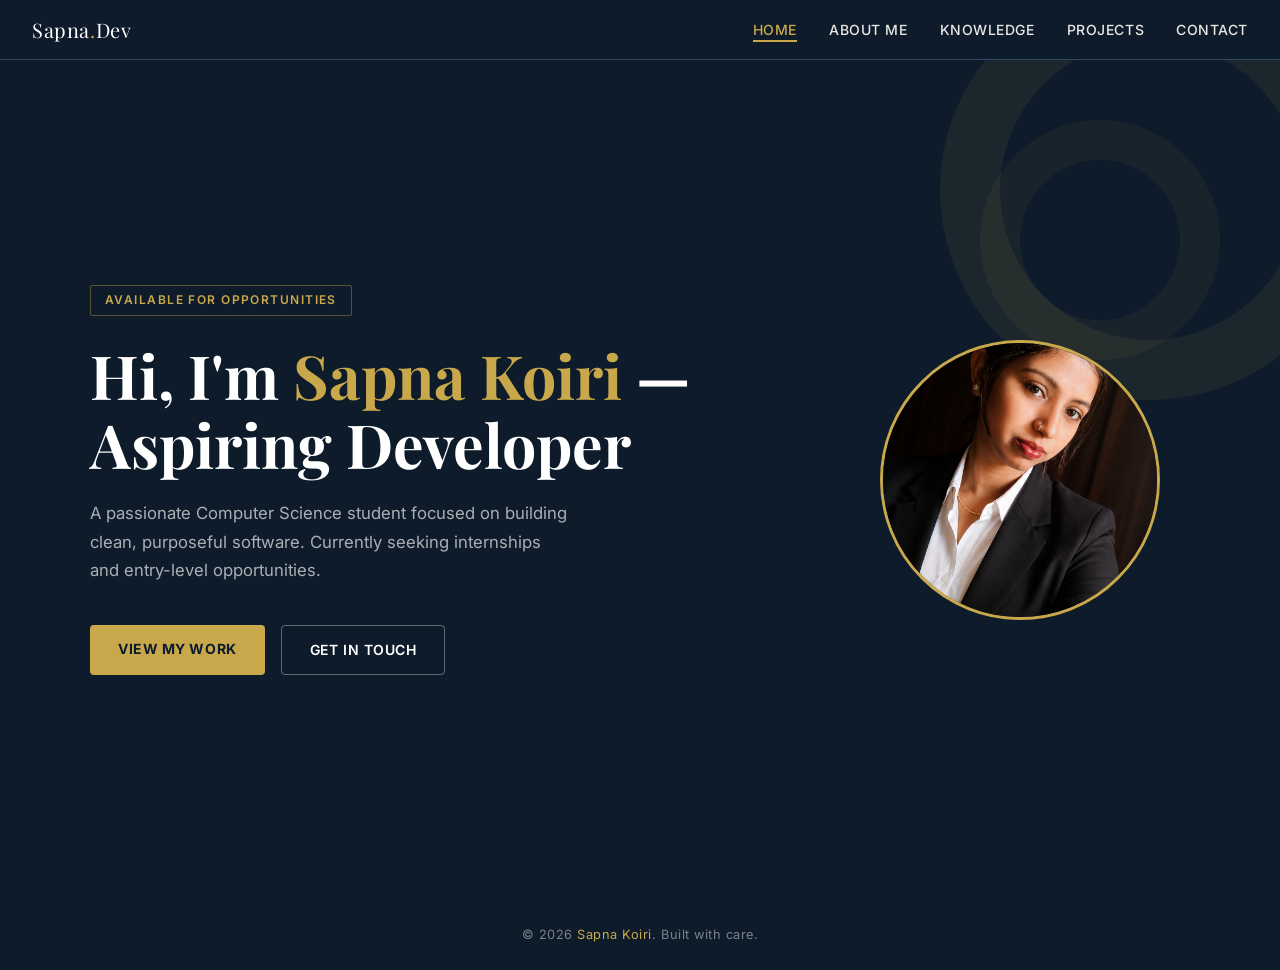
<file: index.html>
<!DOCTYPE html>
<html lang="en">
<head>
  <meta charset="UTF-8" />
  <meta name="viewport" content="width=device-width, initial-scale=1.0" />
  <title>Home — My Portfolio</title>
  <link rel="preconnect" href="https://fonts.googleapis.com" />
  <link rel="preconnect" href="https://fonts.gstatic.com" crossorigin />
  <link href="https://fonts.googleapis.com/css2?family=Inter:wght@300;400;500;600;700&family=Playfair+Display:wght@700&display=swap" rel="stylesheet" />
  <link rel="stylesheet" href="style.css" />
</head>
<body>

<nav>
  <div class="nav-logo">Sapna<span>.</span>Dev</div>
  <button class="hamburger" id="hamburger" aria-label="Toggle menu">
    <span></span><span></span><span></span>
  </button>
  <ul class="nav-links" id="nav-links">
   
    <li><a href="index.html" class="nav-link active">Home</a></li>
    <li><a href="about.html" class="nav-link">About Me</a></li>
    <li><a href="knowledge.html" class="nav-link">Knowledge</a></li>
    <li><a href="projects.html" class="nav-link">Projects</a></li>
    <li><a href="contact.html" class="nav-link">Contact</a></li>
  </ul>
</nav>

  <div class="page active" id="page-home">
    <div class="hero">
      <div class="hero-inner">
        <div class="hero-content">
          <div class="hero-tag">Available for Opportunities</div>
          <h1>Hi, I'm <span>Sapna Koiri</span> — Aspiring Developer</h1>
          <p class="hero-sub">A passionate Computer Science student focused on building clean, purposeful software. Currently seeking internships and entry-level opportunities.</p>
          <div class="hero-buttons">
            <a href="projects.html" class="btn-primary">View My Work</a>
            <a href="contact.html" class="btn-outline">Get In Touch</a>
          </div>
        </div>
        <div class="hero-avatar">
          <div class="avatar-frame">
            <img src="image/picture.png" alt="Sapna Koiri" id="hero-img" />
            
          </div>
        </div>
      </div>
    </div>
    <footer>
      &copy; 2026 <span>Sapna Koiri</span>. Built with care.
    </footer>
  </div>

  <script src="script.js"></script>
</body>
</html>
</file>
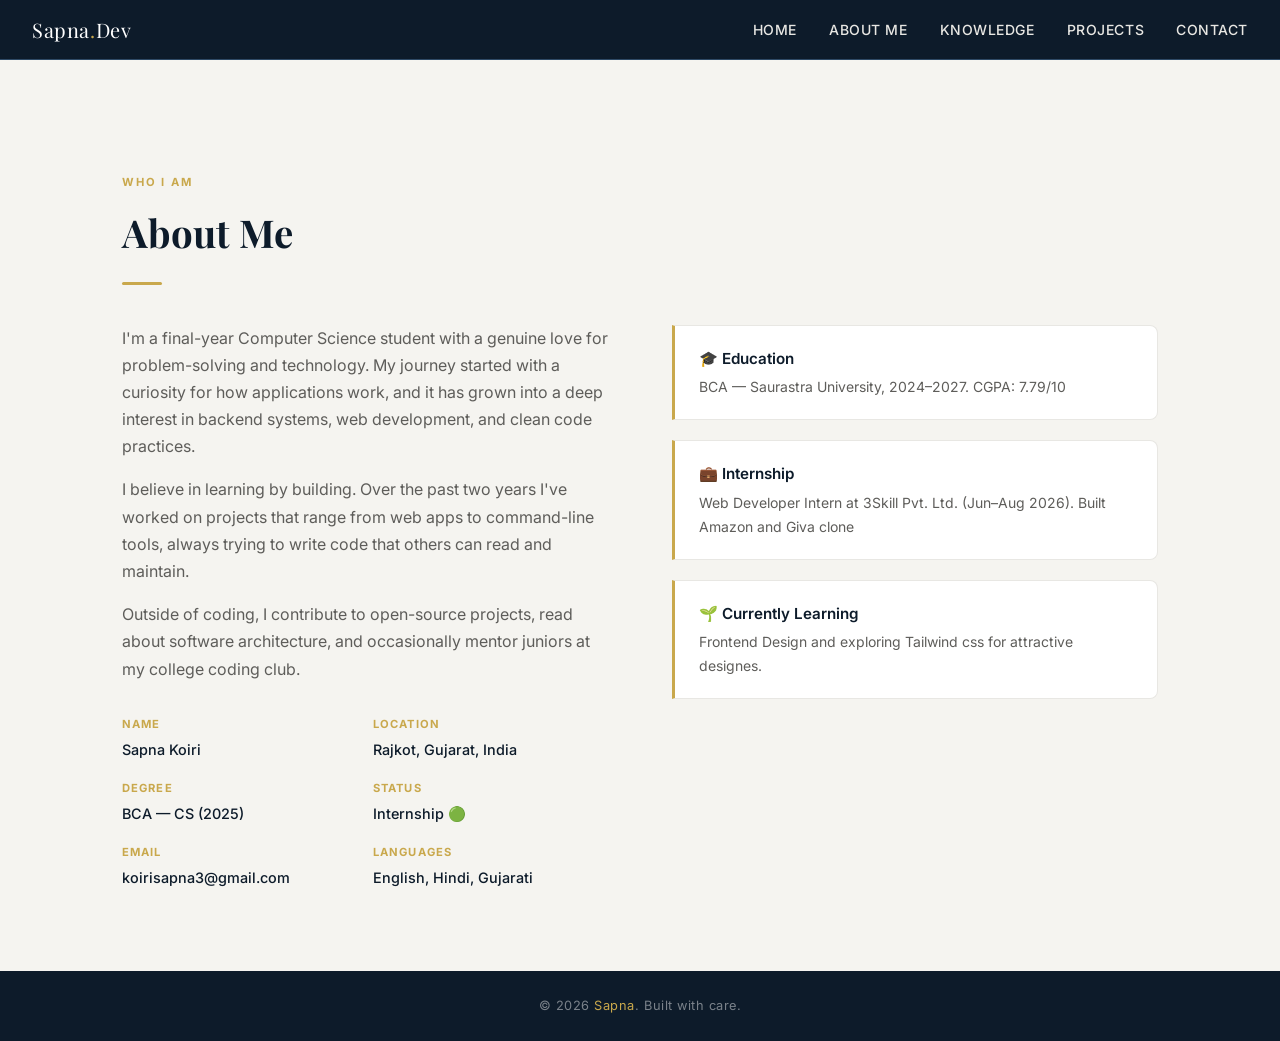
<file: about.html>
<!DOCTYPE html>
<html lang="en">
<head>
  <meta charset="UTF-8" />
  <meta name="viewport" content="width=device-width, initial-scale=1.0" />
  <title>About Me — My Portfolio</title>
  <link rel="preconnect" href="https://fonts.googleapis.com" />
  <link rel="preconnect" href="https://fonts.gstatic.com" crossorigin />
  <link href="https://fonts.googleapis.com/css2?family=Inter:wght@300;400;500;600;700&family=Playfair+Display:wght@700&display=swap" rel="stylesheet" />
  <link rel="stylesheet" href="style.css" />
</head>
<body>

  
<nav>
  <div class="nav-logo">Sapna<span>.</span>Dev</div>
  <button class="hamburger" id="hamburger" aria-label="Toggle menu">
    <span></span><span></span><span></span>
  </button>
  <ul class="nav-links" id="nav-links">
    
    <li><a href="index.html" class="nav-link">Home</a></li>
    <li><a href="about.html" class="nav-link">About Me</a></li>
    <li><a href="knowledge.html" class="nav-link">Knowledge</a></li>
    <li><a href="projects.html" class="nav-link">Projects</a></li>
    <li><a href="contact.html" class="nav-link">Contact</a></li>
  </ul>
</nav>>

  <div class="page active" id="page-about">
    <div class="section">
      <span class="section-label">Who I Am</span>
      <h2 class="section-title">About Me</h2>
      <div class="section-divider"></div>

      <div class="about-grid">
        <div class="about-text">
          <p>I'm a final-year Computer Science student with a genuine love for problem-solving and technology. My journey started with a curiosity for how applications work, and it has grown into a deep interest in backend systems, web development, and clean code practices.</p>
          <p>I believe in learning by building. Over the past two years I've worked on projects that range from web apps to command-line tools, always trying to write code that others can read and maintain.</p>
          <p>Outside of coding, I contribute to open-source projects, read about software architecture, and occasionally mentor juniors at my college coding club.</p>

          <div class="about-info">
            <div class="info-item">
              <label>Name</label>
              <span>Sapna Koiri</span>
            </div>
            <div class="info-item">
              <label>Location</label>
              <span>Rajkot, Gujarat, India</span>
            </div>
            <div class="info-item">
              <label>Degree</label>
              <span>BCA — CS (2025)</span>
            </div>
            <div class="info-item">
              <label>Status</label>
              <span>Internship 🟢</span>
            </div>
            <div class="info-item">
              <label>Email</label>
              <span>koirisapna3@gmail.com</span>
            </div>
            <div class="info-item">
              <label>Languages</label>
              <span>English, Hindi, Gujarati</span>
            </div>
          </div>
        </div>

        <div class="about-highlights">
          <div class="highlight-card">
            <h4>🎓 Education</h4>
            <p>BCA  — Saurastra University, 2024–2027. CGPA: 7.79/10</p>
          </div>
         
          <div class="highlight-card">
            <h4>💼 Internship</h4>
            <p>Web Developer Intern at 3Skill Pvt. Ltd. (Jun–Aug 2026). Built Amazon and Giva clone </p>
          </div>
          <div class="highlight-card">
            <h4>🌱 Currently Learning</h4>
            <p>Frontend Design and exploring Tailwind css for attractive designes.</p>
          </div>
        </div>
      </div>
    </div>
    <footer><p>&copy; 2026 <span>Sapna</span>. Built with care.</p></footer>
  </div>

  <script src="script.js"></script>
</body>
</html>
</file>
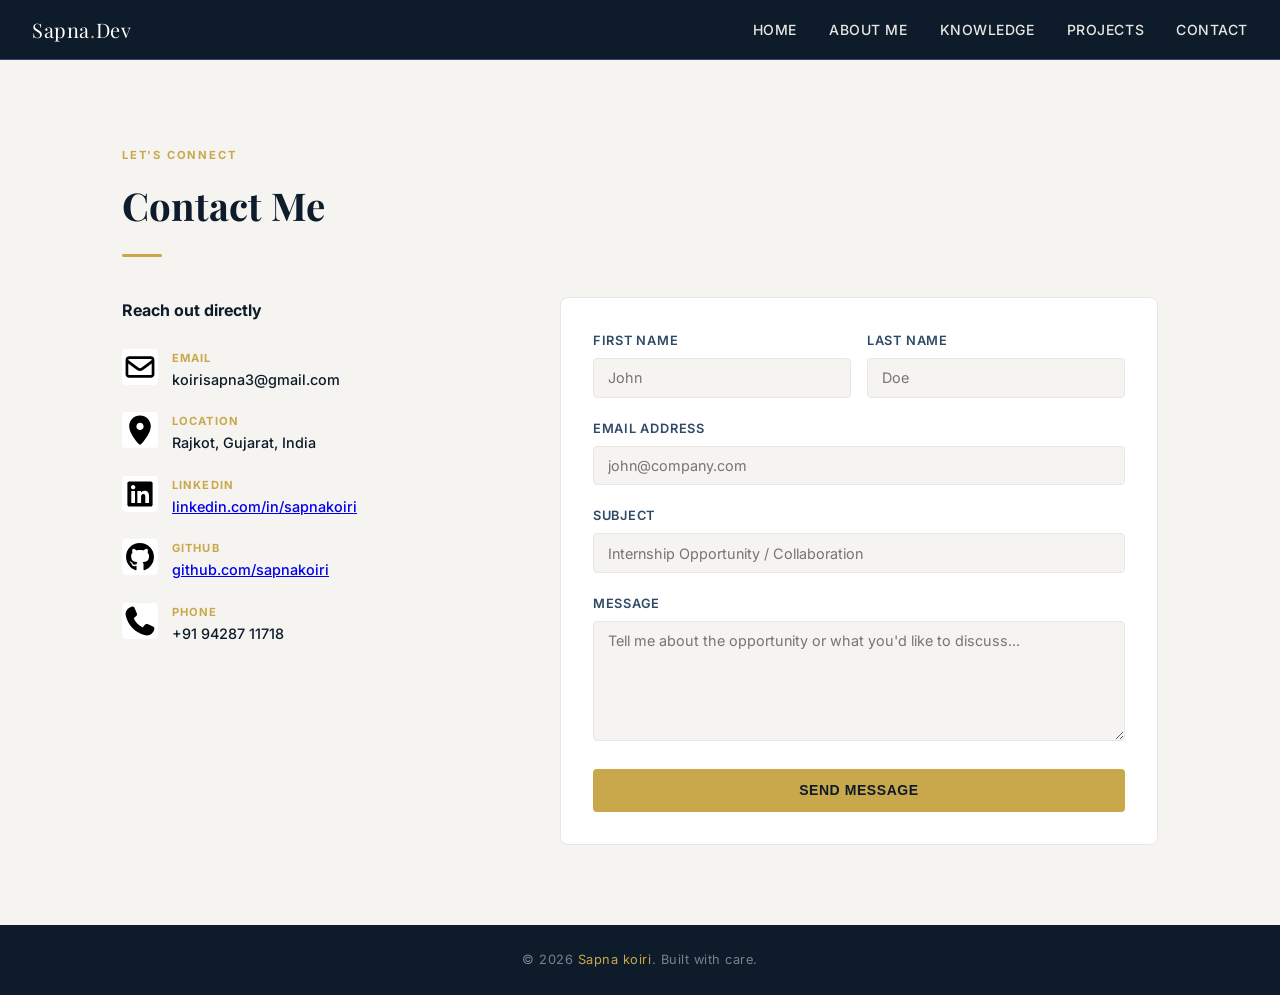
<file: contact.html>
<!DOCTYPE html>
<html lang="en">
<head>
  <meta charset="UTF-8" />
  <meta name="viewport" content="width=device-width, initial-scale=1.0" />
  <title>Contact Me — My Portfolio</title>
  <link rel="preconnect" href="https://fonts.googleapis.com" />
  <link rel="preconnect" href="https://fonts.gstatic.com" crossorigin />
  <link href="https://fonts.googleapis.com/css2?family=Inter:wght@300;400;500;600;700&family=Playfair+Display:wght@700&display=swap" rel="stylesheet" />
  <link rel="stylesheet" href="style.css" />
</head>
<body>

<nav>
  <div class="nav-logo">Sapna<span>.</span>Dev</div>
  <button class="hamburger" id="hamburger" aria-label="Toggle menu">
    <span></span><span></span><span></span>
  </button>
  <ul class="nav-links" id="nav-links">
   
    <li><a href="index.html" class="nav-link">Home</a></li>
    <li><a href="about.html" class="nav-link">About Me</a></li>
    <li><a href="knowledge.html" class="nav-link">Knowledge</a></li>
    <li><a href="projects.html" class="nav-link">Projects</a></li>
    <li><a href="contact.html" class="nav-link">Contact</a></li>
  </ul>
</nav>

  <div class="page active" id="page-contact">
    <div class="section">
      <span class="section-label">Let's Connect</span>
      <h2 class="section-title">Contact Me</h2>
      <div class="section-divider"></div>

      <div class="contact-grid">
        <div class="contact-info">
          <h3>Reach out directly</h3>

          <div class="contact-item">
            <div class="contact-icon"><img src="icons/email.svg" alt="Email"></div>
            <div>
              <div class="contact-item-label">Email</div>
              <div class="contact-item-val">koirisapna3@gmail.com</div>
            </div>
          </div>

          <div class="contact-item">
            <div class="contact-icon"><img src="icons/location.svg" alt="Location"></div>
            <div>
              <div class="contact-item-label">Location</div>
              <div class="contact-item-val">Rajkot, Gujarat, India</div>
            </div>
          </div>

          <div class="contact-item">
            <div class="contact-icon"><img src="icons/linkedin.svg" alt="linkedin"></div>
            <div>
              <div class="contact-item-label">LinkedIn</div>
              <div class="contact-item-val"><a href="https://www.linkedin.com/in/koiri-sapna-98b072390/" target="_blank">linkedin.com/in/sapnakoiri</a></div>
            </div>
          </div>

          <div class="contact-item">
            <div class="contact-icon"><img src="icons/github.svg" alt="Github"></div>
            <div>
              <div class="contact-item-label">GitHub</div>
              <div class="contact-item-val"><a href="https://github.com/koirisapna3-hash/" target="_blank">github.com/sapnakoiri</a></div>
            </div>
          </div>

          <div class="contact-item">
            <div class="contact-icon"><img src="icons/phone.svg" alt="phone"></div>
            <div>
              <div class="contact-item-label">Phone</div>
              <div class="contact-item-val">+91 94287 11718</div>
            </div>
          </div>
        </div>

        <div class="contact-form">
          <div class="form-row">
            <div class="form-group">
              <label>First Name</label>
              <input type="text" id="fname" placeholder="John" />
            </div>
            <div class="form-group">
              <label>Last Name</label>
              <input type="text" id="lname" placeholder="Doe" />
            </div>
          </div>

          <div class="form-group">
            <label>Email Address</label>
            <input type="email" id="email" placeholder="john@company.com" />
          </div>

          <div class="form-group">
            <label>Subject</label>
            <input type="text" id="subject" placeholder="Internship Opportunity / Collaboration" />
          </div>

          <div class="form-group">
            <label>Message</label>
            <textarea id="message" placeholder="Tell me about the opportunity or what you'd like to discuss..."></textarea>
          </div>

          <button class="btn-primary" id="send-btn" onclick="handleSubmit()" style="width:100%; padding: 0.85rem;">Send Message</button>
          <div class="form-success" id="form-success">✅ Thank you! I'll get back to you within 24 hours.</div>
        </div>
      </div>
    </div>
    <footer><p>&copy; 2026 <span>Sapna koiri</span>. Built with care.</p></footer>
  </div>

  <script src="script.js"></script>
</body>
</html>
</file>
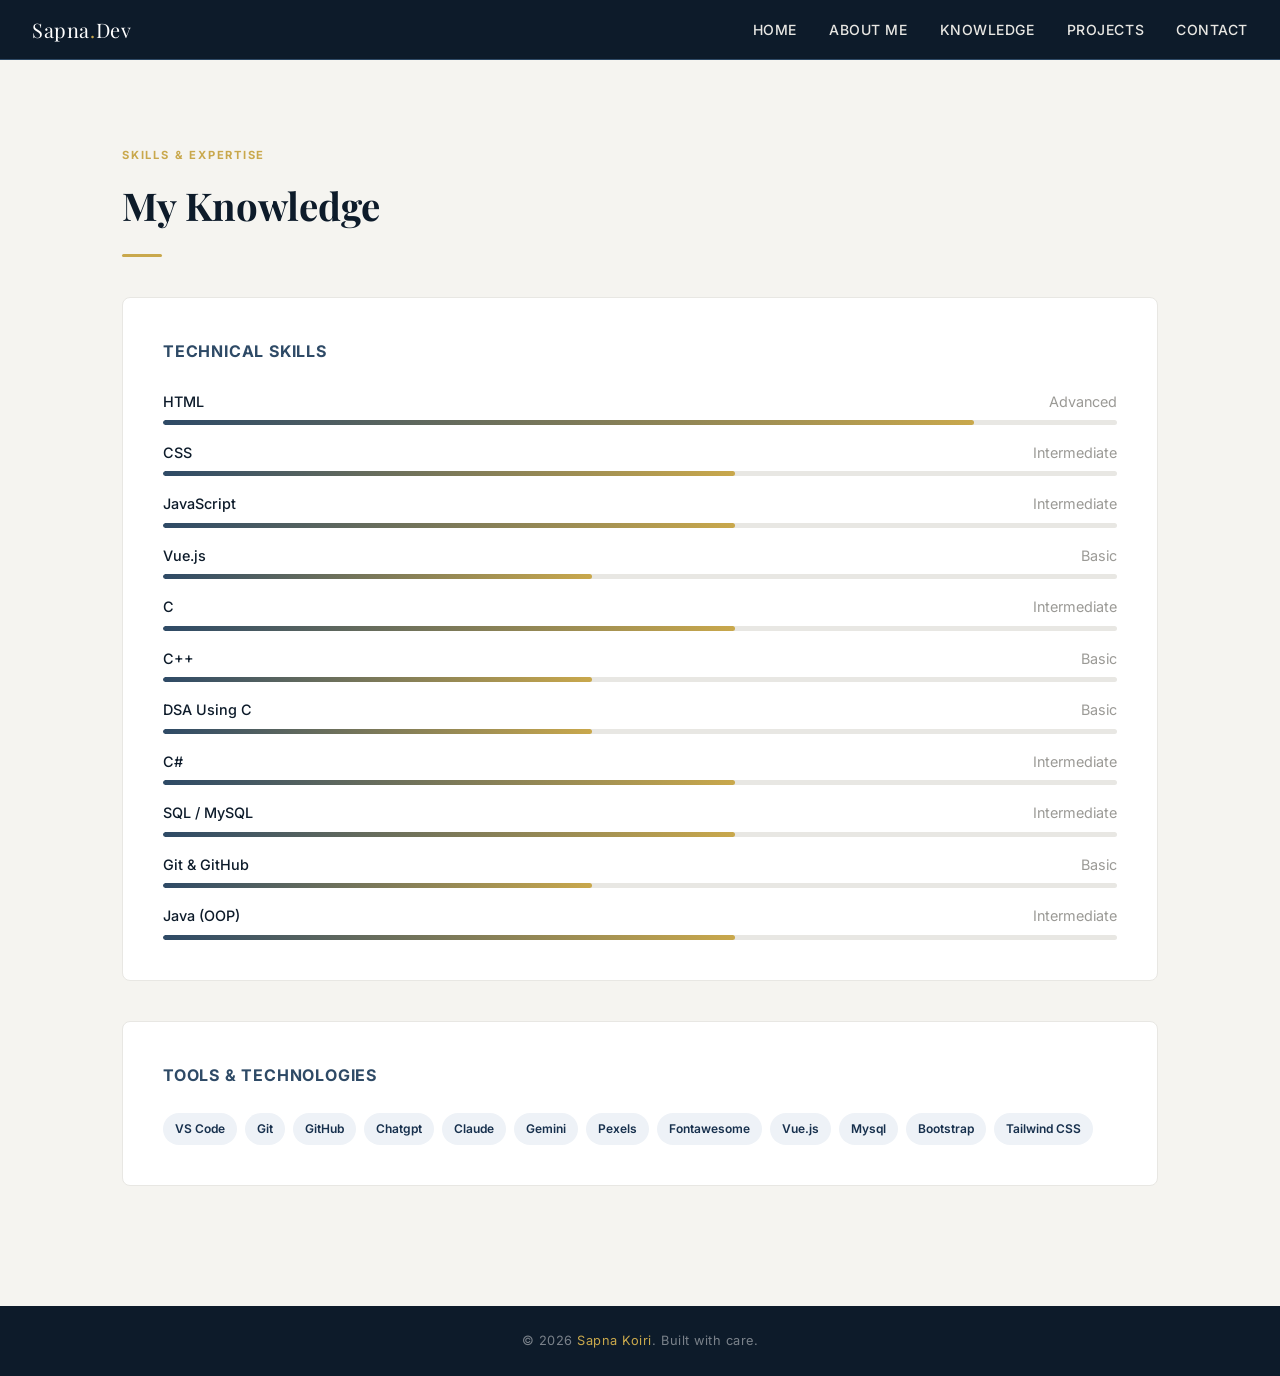
<file: knowledge.html>
<!doctype html>
<html lang="en">
  <head>
    <meta charset="UTF-8" />
    <meta name="viewport" content="width=device-width, initial-scale=1.0" />
    <title>My Knowledge — My Portfolio</title>
    <link rel="preconnect" href="https://fonts.googleapis.com" />
    <link rel="preconnect" href="https://fonts.gstatic.com" crossorigin />
    <link
      href="https://fonts.googleapis.com/css2?family=Inter:wght@300;400;500;600;700&family=Playfair+Display:wght@700&display=swap"
      rel="stylesheet"
    />
    <link rel="stylesheet" href="style.css" />
  </head>
  <body>
    <nav>
      <div class="nav-logo">Sapna<span>.</span>Dev</div>
      <button class="hamburger" id="hamburger" aria-label="Toggle menu">
        <span></span><span></span><span></span>
      </button>
      <ul class="nav-links" id="nav-links">
        <li><a href="index.html" class="nav-link">Home</a></li>
        <li><a href="about.html" class="nav-link">About Me</a></li>
        <li><a href="knowledge.html" class="nav-link">Knowledge</a></li>
        <li><a href="projects.html" class="nav-link">Projects</a></li>
        <li><a href="contact.html" class="nav-link">Contact</a></li>
      </ul>
    </nav>

    <div class="page active" id="page-knowledge">
      <div class="section">
        <span class="section-label">Skills & Expertise</span>
        <h2 class="section-title">My Knowledge</h2>
        <div class="section-divider"></div>

        <div class="knowledge-wrapper">
          <h3>Technical Skills</h3>
          <div class="skills-list" id="skills-list">
            <div class="skill-item">
              <label>HTML <span>Advanced</span></label>
              <div class="skill-bar">
                <div class="skill-fill" data-width="85"></div>
              </div>
            </div>
            <div class="skill-item">
              <label>CSS <span>Intermediate</span></label>
              <div class="skill-bar">
                <div class="skill-fill" data-width="60"></div>
              </div>
            </div>
            <div class="skill-item">
              <label>JavaScript <span>Intermediate</span></label>
              <div class="skill-bar">
                <div class="skill-fill" data-width="60"></div>
              </div>
            </div>
            <div class="skill-item">
              <label>Vue.js <span>Basic</span></label>
              <div class="skill-bar">
                <div class="skill-fill" data-width="45"></div>
              </div>
            </div>
            <div class="skill-item">
              <label>C<span>Intermediate</span></label>
              <div class="skill-bar">
                <div class="skill-fill" data-width="60"></div>
              </div>
            </div>
            <div class="skill-item">
              <label>C++<span>Basic</span></label>
              <div class="skill-bar">
                <div class="skill-fill" data-width="45"></div>
              </div>
            </div>
            <div class="skill-item">
              <label> DSA Using C<span>Basic</span></label>
              <div class="skill-bar">
                <div class="skill-fill" data-width="45"></div>
              </div>
            </div>
            <div class="skill-item">
              <label>C#<span>Intermediate</span></label>
              <div class="skill-bar">
                <div class="skill-fill" data-width="60"></div>
              </div>
            </div>

            <div class="skill-item">
              <label>SQL / MySQL <span>Intermediate</span></label>
              <div class="skill-bar">
                <div class="skill-fill" data-width="60"></div>
              </div>
            </div>
            <div class="skill-item">
              <label>Git & GitHub <span>Basic</span></label>
              <div class="skill-bar">
                <div class="skill-fill" data-width="45"></div>
              </div>
            </div>
            <div class="skill-item">
              <label>Java (OOP) <span>Intermediate</span></label>
              <div class="skill-bar">
                <div class="skill-fill" data-width="60"></div>
              </div>
            </div>
          </div>
        </div>

        <div class="knowledge-wrapper">
          <h3>Tools & Technologies</h3>
          <div style="display: flex; flex-wrap: wrap; gap: 8px">
            <span class="tag">VS Code</span>
            <span class="tag">Git</span>
            <span class="tag">GitHub</span>
            <span class="tag">Chatgpt</span>
            <span class="tag">Claude</span>
            <span class="tag">Gemini</span>
            <span class="tag">Pexels</span>
            <span class="tag">Fontawesome</span>
            <span class="tag">Vue.js</span>
            <span class="tag">Mysql</span>
            <span class="tag">Bootstrap</span>
            <span class="tag">Tailwind CSS</span>
          </div>
        </div>
      </div>
      <footer>
        <p>&copy; 2026 <span>Sapna Koiri</span>. Built with care.</p>
      </footer>
    </div>

    <script src="script.js"></script>
    <script>
      // Trigger progress animations on isolated page entry
      if (typeof animateSkills === "function") {
        animateSkills();
      }
    </script>
  </body>
</html>
</file>
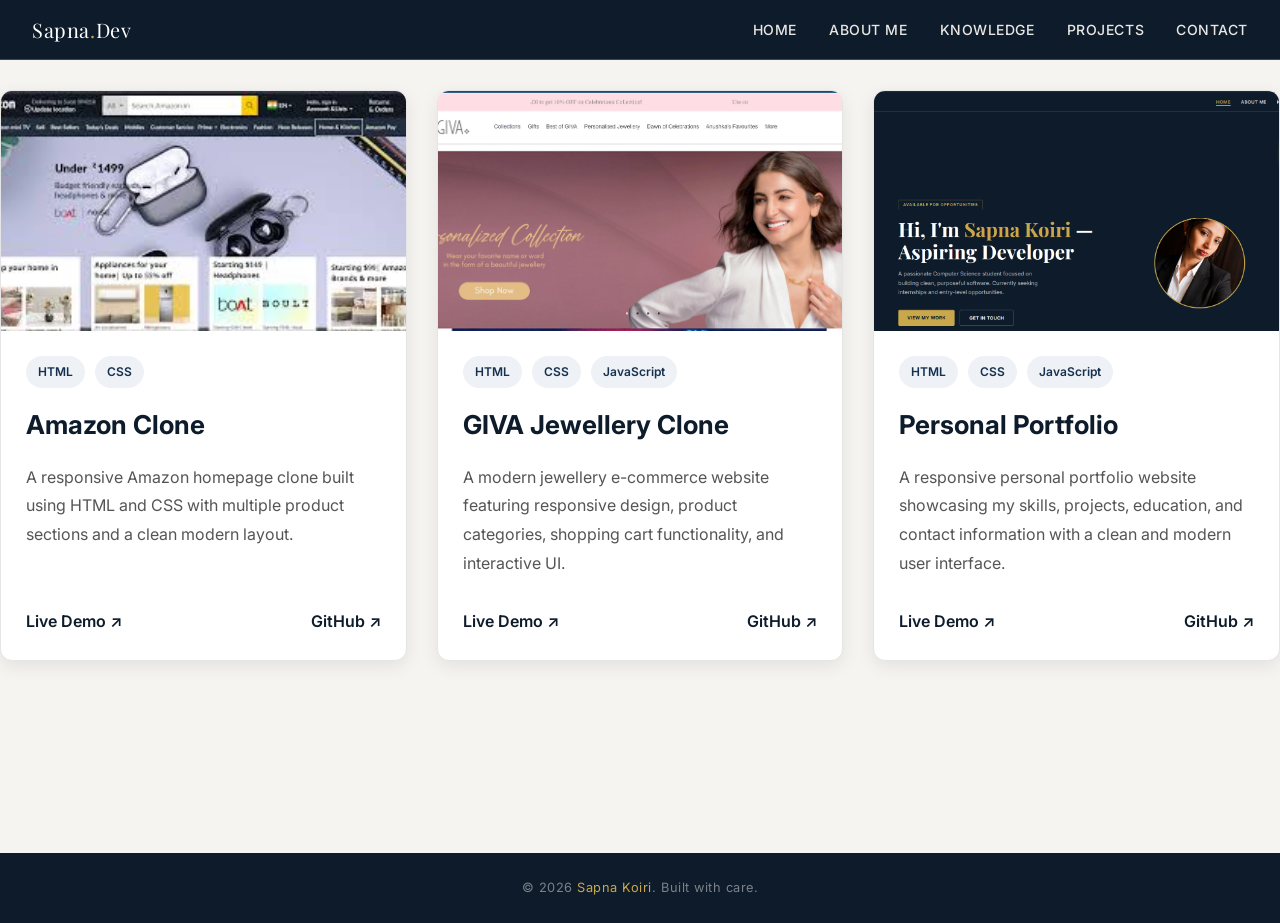
<file: projects.html>
<!doctype html>
<html lang="en">
  <head>
    <meta charset="UTF-8" />
    <meta name="viewport" content="width=device-width, initial-scale=1.0" />
    <title>Projects — My Portfolio</title>
    <link rel="preconnect" href="https://fonts.googleapis.com" />
    <link rel="preconnect" href="https://fonts.gstatic.com" crossorigin />
    <link
      href="https://fonts.googleapis.com/css2?family=Inter:wght@300;400;500;600;700&family=Playfair+Display:wght@700&display=swap"
      rel="stylesheet"
    />
    <link rel="stylesheet" href="style.css" />
  </head>
  <body>
    <nav>
      <div class="nav-logo">Sapna<span>.</span>Dev</div>
      <button class="hamburger" id="hamburger" aria-label="Toggle menu">
        <span></span><span></span><span></span>
      </button>
      <ul class="nav-links" id="nav-links">
        <li><a href="index.html" class="nav-link">Home</a></li>
        <li><a href="about.html" class="nav-link">About Me</a></li>
        <li><a href="knowledge.html" class="nav-link">Knowledge</a></li>
        <li><a href="projects.html" class="nav-link">Projects</a></li>
        <li><a href="contact.html" class="nav-link">Contact</a></li>
      </ul>
    </nav>

   <div class="projects-grid">

  <!-- Project 1 -->
  <div class="project-card">
    <div class="project-thumb">
      <img src="image/amazon.jpg" alt="Amazon Clone">
    </div>

    <div class="project-body">
      <div class="project-tags">
        <span class="tag">HTML</span>
        <span class="tag">CSS</span>
      </div>

      <h3>Amazon Clone</h3>

      <p>
        A responsive Amazon homepage clone built using HTML and CSS with
        multiple product sections and a clean modern layout.
      </p>

      <div class="project-links">
        <a href="https://koirisapna3-hash.github.io/project1/" target="_blank">Live Demo ↗</a>
        <a href="https://github.com/koirisapna3-hash/project1" target="_blank">GitHub ↗</a>
      </div>

    </div>
  </div>

  <!-- Project 2 -->
  <div class="project-card">
    <div class="project-thumb">
      <img src="image/giva.png" alt="GIVA Clone">
    </div>

    <div class="project-body">
      <div class="project-tags">
        <span class="tag">HTML</span>
        <span class="tag">CSS</span>
        <span class="tag">JavaScript</span>
      </div>

      <h3>GIVA Jewellery Clone</h3>

      <p>
        A modern jewellery e-commerce website featuring responsive design,
        product categories, shopping cart functionality, and interactive UI.
      </p>

      <div class="project-links">
        <a href="https://koirisapna3-hash.github.io/giva-clone/" target="_blank">Live Demo ↗</a>
        <a href="https://github.com/koirisapna3-hash/giva-clone" target="_blank">GitHub ↗</a>
      </div>

    </div>
  </div>

  <!-- Project 3 -->
  <div class="project-card">
    <div class="project-thumb">
      <img src="image/portfolio.png" alt="Portfolio">
    </div>

    <div class="project-body">
      <div class="project-tags">
        <span class="tag">HTML</span>
        <span class="tag">CSS</span>
        <span class="tag">JavaScript</span>
      </div>

      <h3>Personal Portfolio</h3>

      <p>
        A responsive personal portfolio website showcasing my skills,
        projects, education, and contact information with a clean and modern
        user interface.
      </p>

      <div class="project-links">
        <a href="https://koirisapna3-hash.github.io/my-portfolio/" target="_blank">Live Demo ↗</a>
        <a href="https://github.com/koirisapna3-hash/my-portfolio" target="_blank">GitHub ↗</a>
      </div>

    </div>
  </div>
 


</div>
      <footer>
        <p>&copy; 2026 <span>Sapna Koiri</span>. Built with care.</p>
      </footer>
    </div>

    <script src="script.js"></script>
  </body>
</html>
</file>
<file: style.css>
*, *::before, *::after { box-sizing: border-box; margin: 0; padding: 0; }

:root {
  --navy:    #0D1B2A;
  --navy-md: #1C2E42;
  --navy-lt: #2E4A66;
  --gold:    #C9A84C;
  --gold-lt: #E8C97A;
  --off-white: #F5F4F0;
  --gray-100: #E8E7E3;
  --gray-400: #9B9A96;
  --gray-600: #5E5D5A;
  --white:   #FFFFFF;
  --text-primary: var(--navy);
  --text-secondary: var(--gray-600);
  --radius: 4px;
  --radius-lg: 8px;
  --transition: 0.25s ease;
}

html { scroll-behavior: smooth; }

body {
  font-family: 'Inter', sans-serif;
  background: var(--off-white);
  color: var(--text-primary);
  font-size: 16px;
  line-height: 1.7;
}

/* ── NAV ── */
nav {
  position: fixed;
  top: 0; left: 0; right: 0;
  background: var(--navy);
  z-index: 100;
  padding: 0 2rem;
  display: flex;
  align-items: center;
  justify-content: space-between;
  height: 60px;
  border-bottom: 1px solid var(--navy-lt);
}

.nav-logo {
  font-family: 'Playfair Display', serif;
  font-size: 1.25rem;
  color: var(--white);
  letter-spacing: 0.03em;
}

.nav-logo span { color: var(--gold); }

.nav-links {
  display: flex;
  gap: 2rem;
  list-style: none;
}

.nav-links a {
  color: var(--gray-100);
  text-decoration: none;
  font-size: 0.875rem;
  font-weight: 500;
  letter-spacing: 0.04em;
  text-transform: uppercase;
  transition: color var(--transition);
  position: relative;
}

.nav-links a::after {
  content: '';
  position: absolute;
  bottom: -4px; left: 0; right: 0;
  height: 1.5px;
  background: var(--gold);
  transform: scaleX(0);
  transition: transform var(--transition);
}

.nav-links a:hover { color: var(--gold); }
.nav-links a:hover::after { transform: scaleX(1); }
.nav-links a.active { color: var(--gold); }
.nav-links a.active::after { transform: scaleX(1); }

.hamburger {
  display: none;
  flex-direction: column;
  gap: 5px;
  cursor: pointer;
  background: none;
  border: none;
  padding: 4px;
}

.hamburger span {
  display: block;
  width: 22px;
  height: 2px;
  background: var(--white);
  border-radius: 2px;
  transition: var(--transition);
}

/* ── PAGES ── */
.page {
  display: none;
  min-height: 100vh;
  padding-top: 60px;
}
.page.active { display: block; }

/* ── HERO ── */
.hero {
  min-height: calc(100vh - 60px);
  background: var(--navy);
  display: flex;
  align-items: center;
  padding: 4rem 2rem;
  position: relative;
  overflow: hidden;
}

.hero::before {
  content: '';
  position: absolute;
  right: -80px; top: -80px;
  width: 420px; height: 420px;
  border: 60px solid rgba(201,168,76,0.08);
  border-radius: 50%;
}

.hero::after {
  content: '';
  position: absolute;
  right: 60px; top: 60px;
  width: 240px; height: 240px;
  border: 40px solid rgba(201,168,76,0.06);
  border-radius: 50%;
}

.hero-inner {
  max-width: 1100px;
  margin: 0 auto;
  width: 100%;
  display: grid;
  grid-template-columns: 1fr 340px;
  gap: 4rem;
  align-items: center;
  position: relative;
  z-index: 1;
}

.hero-tag {
  display: inline-block;
  font-size: 0.75rem;
  font-weight: 600;
  letter-spacing: 0.12em;
  text-transform: uppercase;
  color: var(--gold);
  border: 1px solid rgba(201,168,76,0.4);
  padding: 4px 14px;
  border-radius: 2px;
  margin-bottom: 1.5rem;
}

.hero h1 {
  font-family: 'Playfair Display', serif;
  font-size: clamp(2.4rem, 5vw, 3.8rem);
  color: var(--white);
  line-height: 1.15;
  margin-bottom: 1.25rem;
}

.hero h1 span { color: var(--gold); }

.hero-sub {
  font-size: 1.05rem;
  color: rgba(255,255,255,0.65);
  max-width: 480px;
  margin-bottom: 2.5rem;
}

.hero-buttons {
  display: flex;
  gap: 1rem;
  flex-wrap: wrap;
}

.btn-primary {
  background: var(--gold);
  color: var(--navy);
  border: none;
  padding: 0.75rem 1.75rem;
  font-size: 0.875rem;
  font-weight: 700;
  letter-spacing: 0.04em;
  text-transform: uppercase;
  border-radius: var(--radius);
  cursor: pointer;
  text-decoration: none;
  transition: background var(--transition), transform var(--transition);
  display: inline-block;
}

.btn-primary:hover { background: var(--gold-lt); transform: translateY(-1px); }

.btn-outline {
  background: transparent;
  color: var(--white);
  border: 1px solid rgba(255,255,255,0.35);
  padding: 0.75rem 1.75rem;
  font-size: 0.875rem;
  font-weight: 600;
  letter-spacing: 0.04em;
  text-transform: uppercase;
  border-radius: var(--radius);
  cursor: pointer;
  text-decoration: none;
  transition: border-color var(--transition), color var(--transition);
  display: inline-block;
}

.btn-outline:hover { border-color: var(--gold); color: var(--gold); }

.hero-avatar {
  display: flex;
  justify-content: center;
}

.avatar-frame {
  width: 280px;
  height: 280px;
  border-radius: 50%;
  border: 3px solid var(--gold);
  display: flex;
  align-items: center;
  justify-content: center;
  position: relative;
  overflow: hidden;
  background: var(--navy-md);
}

.avatar-placeholder {
  font-family: 'Playfair Display', serif;
  font-size: 5rem;
  color: var(--gold);
  user-select: none;
}

.avatar-frame img {
  width: 100%;
  height: 100%;
  object-fit: cover;
  /* display: none; */
}

/* ── SECTION BASE ── */
.section {
  padding: 5rem 2rem;
  max-width: 1100px;
  margin: 0 auto;
}

.section-label {
  display: inline-block;
  font-size: 0.7rem;
  font-weight: 700;
  letter-spacing: 0.16em;
  text-transform: uppercase;
  color: var(--gold);
  margin-bottom: 0.5rem;
}

.section-title {
  font-family: 'Playfair Display', serif;
  font-size: clamp(1.8rem, 3vw, 2.5rem);
  color: var(--navy);
  margin-bottom: 1rem;
}

.section-divider {
  width: 40px;
  height: 3px;
  background: var(--gold);
  border-radius: 2px;
  margin-bottom: 2.5rem;
}

/* ── ABOUT ── */
.about-grid {
  display: grid;
  grid-template-columns: 1fr 1fr;
  gap: 4rem;
  align-items: start;
}

.about-text p {
  color: var(--text-secondary);
  margin-bottom: 1rem;
}

.about-info {
  display: grid;
  grid-template-columns: 1fr 1fr;
  gap: 1rem;
  margin-top: 2rem;
}

.info-item label {
  display: block;
  font-size: 0.7rem;
  font-weight: 700;
  letter-spacing: 0.1em;
  text-transform: uppercase;
  color: var(--gold);
  margin-bottom: 2px;
}

.info-item span {
  font-size: 0.9rem;
  color: var(--text-primary);
  font-weight: 500;
}

.about-highlights {
  display: flex;
  flex-direction: column;
  gap: 1.25rem;
}

.highlight-card {
  background: var(--white);
  border: 1px solid var(--gray-100);
  border-left: 3px solid var(--gold);
  padding: 1.25rem 1.5rem;
  border-radius: 0 var(--radius-lg) var(--radius-lg) 0;
}

.highlight-card h4 {
  font-size: 0.95rem;
  font-weight: 600;
  color: var(--navy);
  margin-bottom: 4px;
}

.highlight-card p {
  font-size: 0.875rem;
  color: var(--text-secondary);
}

/* ── KNOWLEDGE ── */
.knowledge-wrapper {
  background: var(--white);
  border-radius: var(--radius-lg);
  border: 1px solid var(--gray-100);
  padding: 2.5rem;
  margin-bottom: 2.5rem;
}

.knowledge-wrapper h3 {
  font-size: 1rem;
  font-weight: 700;
  letter-spacing: 0.05em;
  text-transform: uppercase;
  color: var(--navy-lt);
  margin-bottom: 1.5rem;
}

.skills-list {
  display: flex;
  flex-direction: column;
  gap: 1rem;
}

.skill-item label {
  display: flex;
  justify-content: space-between;
  font-size: 0.9rem;
  font-weight: 500;
  color: var(--text-primary);
  margin-bottom: 6px;
}

.skill-item label span { color: var(--gray-400); font-weight: 400; }

.skill-bar {
  height: 5px;
  background: var(--gray-100);
  border-radius: 99px;
  overflow: hidden;
}

.skill-fill {
  height: 100%;
  background: linear-gradient(90deg, var(--navy-lt), var(--gold));
  border-radius: 99px;
  width: 0;
  transition: width 1.2s cubic-bezier(0.25,0.8,0.25,1);
}

.cert-grid {
  display: grid;
  grid-template-columns: repeat(auto-fill, minmax(240px, 1fr));
  gap: 1rem;
}

.cert-card {
  background: var(--white);
  border: 1px solid var(--gray-100);
  border-radius: var(--radius-lg);
  padding: 1.25rem;
  display: flex;
  gap: 1rem;
  align-items: flex-start;
}

.cert-icon {
  width: 36px;
  height: 36px;
  background: var(--navy);
  border-radius: var(--radius);
  display: flex;
  align-items: center;
  justify-content: center;
  flex-shrink: 0;
  font-size: 1.1rem;
}

.cert-card h4 { font-size: 0.875rem; font-weight: 600; color: var(--navy); }
.cert-card p  { font-size: 0.8rem; color: var(--gray-400); margin-top: 2px; }

/* ==========================
   PROJECTS GRID
========================== */


.projects-grid{
    display:grid;
    grid-template-columns:repeat(auto-fit,minmax(360px,1fr));
    gap:30px;
    margin-top:90px;
    margin-bottom: 15%;
   
    
}
/* .projects-section{
    
} */

/* ==========================
   PROJECT CARD
========================== */

.project-card{
    background:#fff;
    border-radius:12px;
    overflow:hidden;
    border:1px solid #e5e5e5;
    box-shadow:0 5px 18px rgba(0,0,0,.08);
    transition:.3s;
    display:flex;
    flex-direction:column;
}

.project-card:hover{
    transform:translateY(-8px);
    box-shadow:0 18px 35px rgba(0,0,0,.15);
}

/* ==========================
   IMAGE
========================== */

.project-thumb{
    width:100%;
    height:240px;
    overflow:hidden;
}

.project-thumb img{
    width:100%;
    height:100%;
    object-fit:cover;
    transition:.4s;
}

.project-card:hover .project-thumb img{
    transform:scale(1.08);
}

/* ==========================
   BODY
========================== */

.project-body{
    padding:25px;
    display:flex;
    flex-direction:column;
    flex:1;
}

/* Tags */

.project-tags{
    display:flex;
    gap:10px;
    flex-wrap:wrap;
    margin-bottom:15px;
}

.tag{
    background:#eef2f7;
    color:#17304d;
    padding:6px 12px;
    border-radius:20px;
    font-size:12px;
    font-weight:600;
}

/* Title */

.project-body h3{
    font-size:26px;
    color:#0d1b2a;
    margin-bottom:15px;
}

/* Description */

.project-body p{
    color:#555;
    line-height:1.8;
    font-size:16px;
    margin-bottom:30px;
    flex:1;
}

/* Links */

.project-links{
    display:flex;
    justify-content:space-between;
    align-items:center;
}

.project-links a{
    text-decoration:none;
    color:#0d1b2a;
    font-weight:600;
    transition:.3s;
}

.project-links a:hover{
    color:#c89b3c;
}

/* ── CONTACT ── */
.contact-grid {
  display: grid;
  grid-template-columns: 1fr 1.6fr;
  gap: 4rem;
  align-items: start;
}

.contact-info h3 {
  font-size: 1rem;
  font-weight: 700;
  color: var(--navy);
  margin-bottom: 1.5rem;
}

.contact-item {
  display: flex;
  gap: 0.875rem;
  align-items: flex-start;
  margin-bottom: 1.25rem;
}

.contact-icon {
  width: 36px;
  height: 36px;
  background: white;
  border-radius: var(--radius);
  display: flex;
  align-items: center;
  justify-content: center;
  flex-shrink: 0;
  font-size: 1rem;
  color: var(--gold);
}

.contact-item-label {
  font-size: 0.7rem;
  font-weight: 700;
  letter-spacing: 0.1em;
  text-transform: uppercase;
  color: var(--gold);
}

.contact-item-val {
  font-size: 0.9rem;
  color: var(--text-primary);
  font-weight: 500;
}

.contact-form {
  background: var(--white);
  border: 1px solid var(--gray-100);
  border-radius: var(--radius-lg);
  padding: 2rem;
}

.form-row {
  display: grid;
  grid-template-columns: 1fr 1fr;
  gap: 1rem;
}

.form-group {
  margin-bottom: 1.25rem;
}

.form-group label {
  display: block;
  font-size: 0.8rem;
  font-weight: 600;
  letter-spacing: 0.06em;
  text-transform: uppercase;
  color: var(--navy-lt);
  margin-bottom: 6px;
}

.form-group input,
.form-group textarea {
  width: 100%;
  border: 1px solid var(--gray-100);
  border-radius: var(--radius);
  padding: 0.65rem 0.875rem;
  font-family: 'Inter', sans-serif;
  font-size: 0.9rem;
  color: var(--text-primary);
  background: var(--off-white);
  transition: border-color var(--transition);
  outline: none;
}

.form-group input:focus,
.form-group textarea:focus {
  border-color: var(--navy-lt);
}

.form-group textarea { resize: vertical; min-height: 120px; }

.form-success {
  display: none;
  background: #EAF6EE;
  color: #1A6B35;
  border: 1px solid #B6DEC3;
  border-radius: var(--radius);
  padding: 0.75rem 1rem;
  font-size: 0.9rem;
  font-weight: 500;
  margin-top: 1rem;
}

/* ── FOOTER ── */
footer {
  background: var(--navy);
  color: rgba(255,255,255,0.45);
  text-align: center;
  padding: 1.5rem 2rem;
  font-size: 0.8rem;
  letter-spacing: 0.04em;
}

footer span { color: var(--gold); }

/* ── RESPONSIVE ── */
@media (max-width: 768px) {
  .nav-links {
    display: none;
    flex-direction: column;
    position: fixed;
    top: 60px; left: 0; right: 0;
    background: var(--navy);
    padding: 1.5rem 2rem;
    gap: 1.25rem;
    border-top: 1px solid var(--navy-lt);
  }

  .nav-links.open { display: flex; }
  .hamburger { display: flex; }

  .hero-inner { grid-template-columns: 1fr; text-align: center; }
  .hero-avatar { order: -1; }
  .hero-buttons { justify-content: center; }

  .about-grid,
  .contact-grid { grid-template-columns: 1fr; }

  .form-row { grid-template-columns: 1fr; }

  .about-info { grid-template-columns: 1fr; }
}

@media (prefers-reduced-motion: reduce) {
  *, *::before, *::after { transition: none !important; animation: none !important; }
}
</file>
